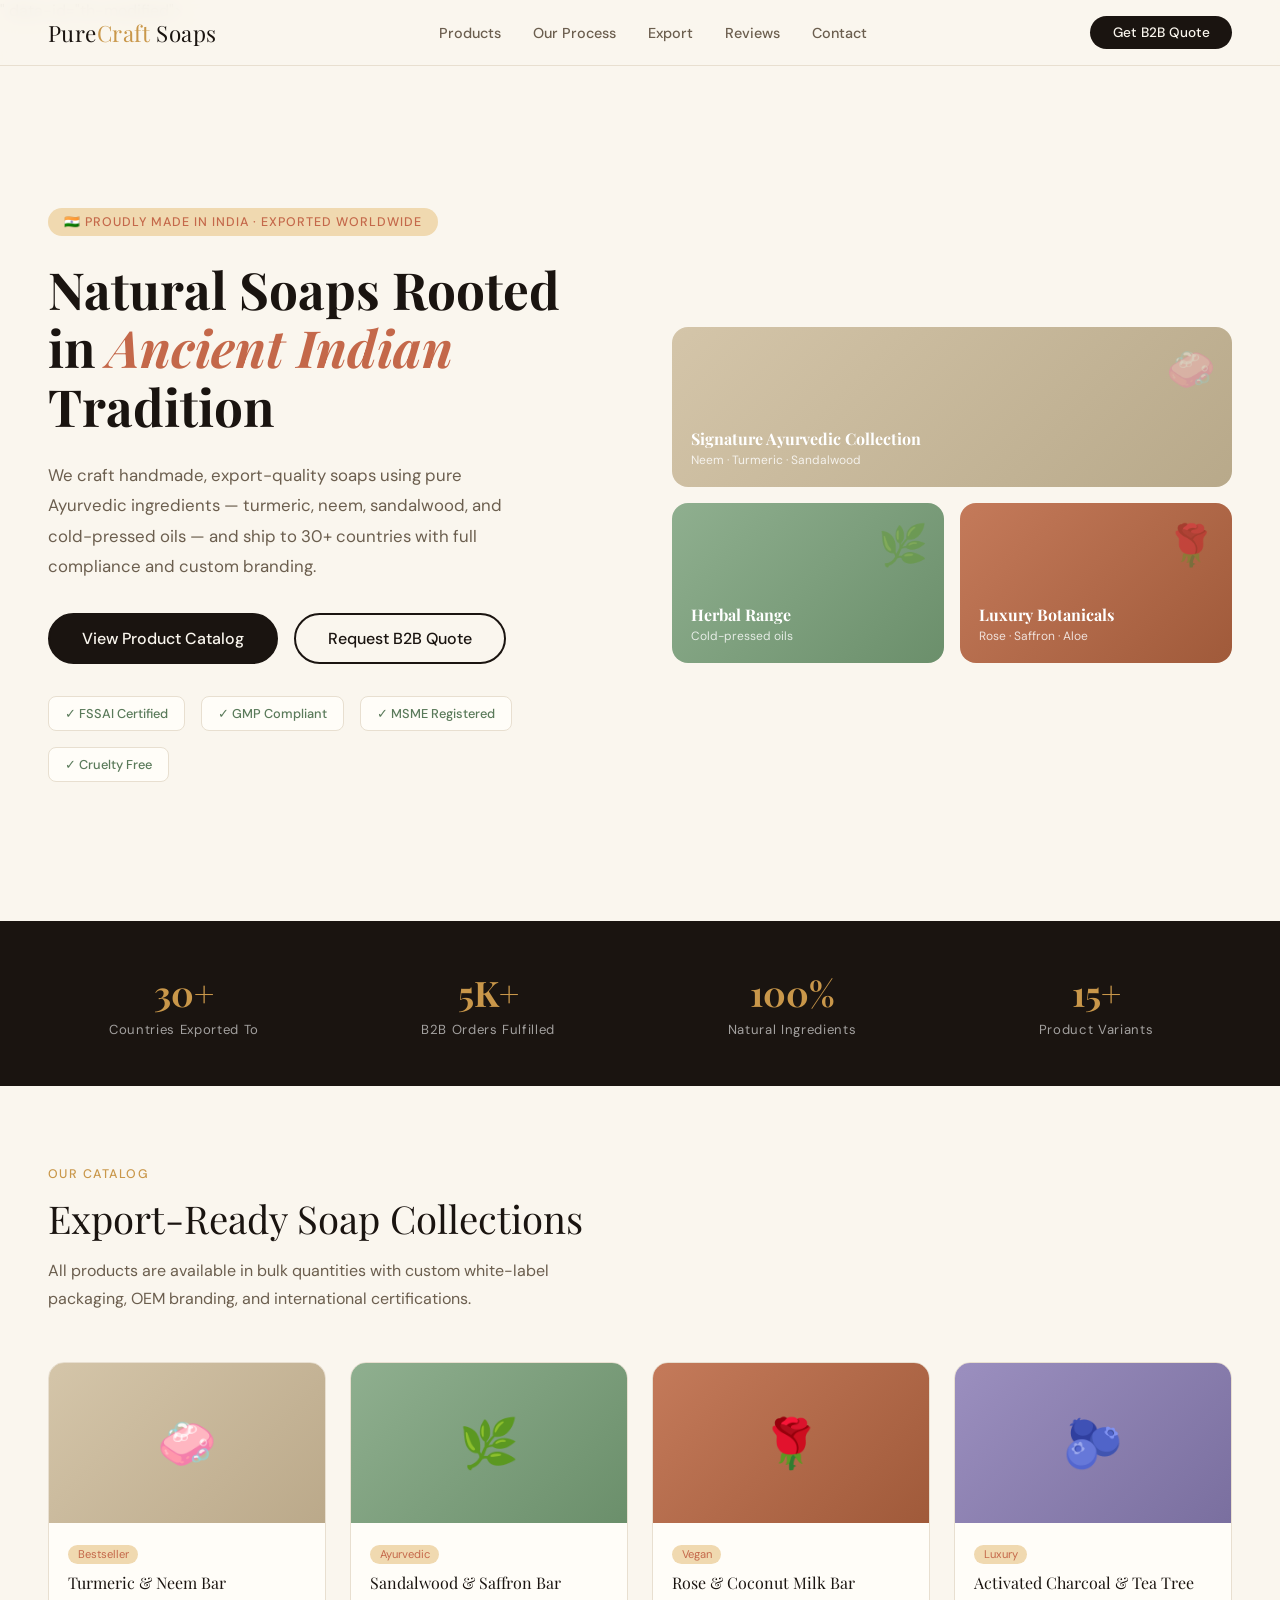
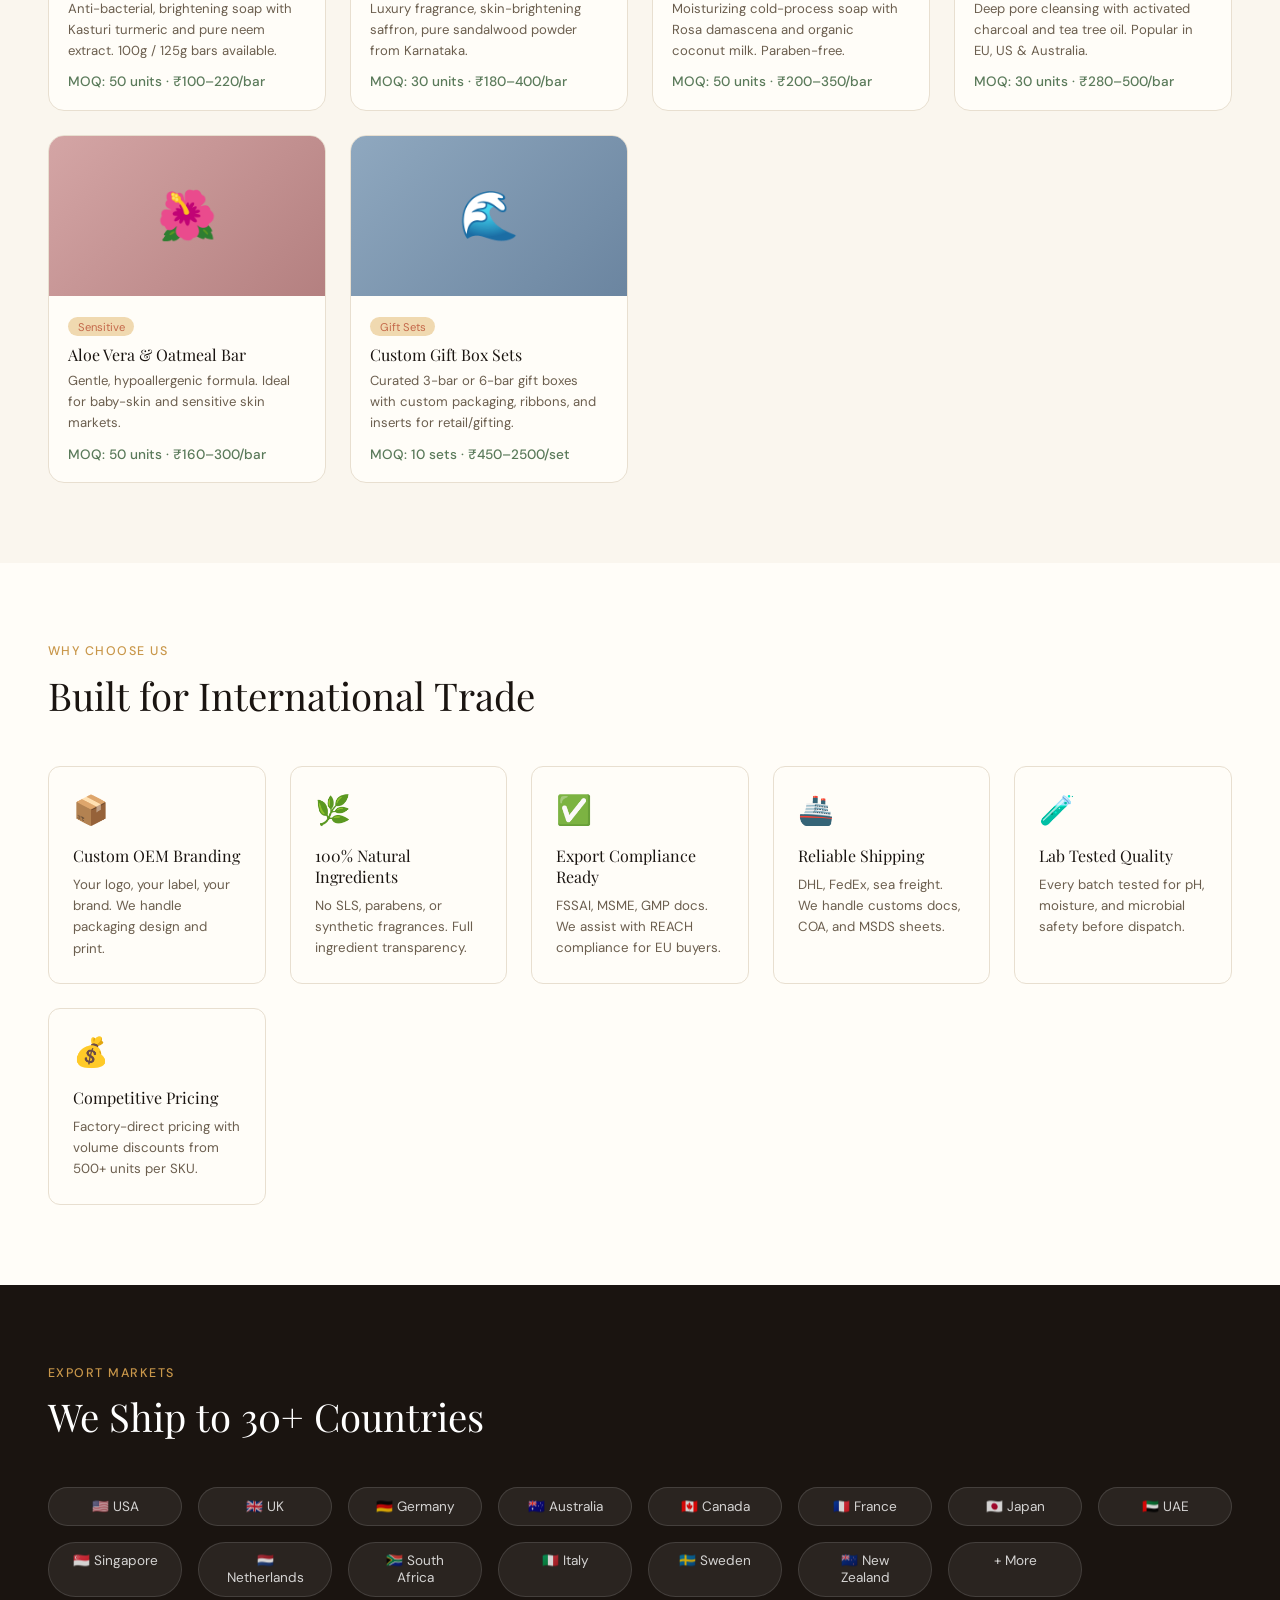
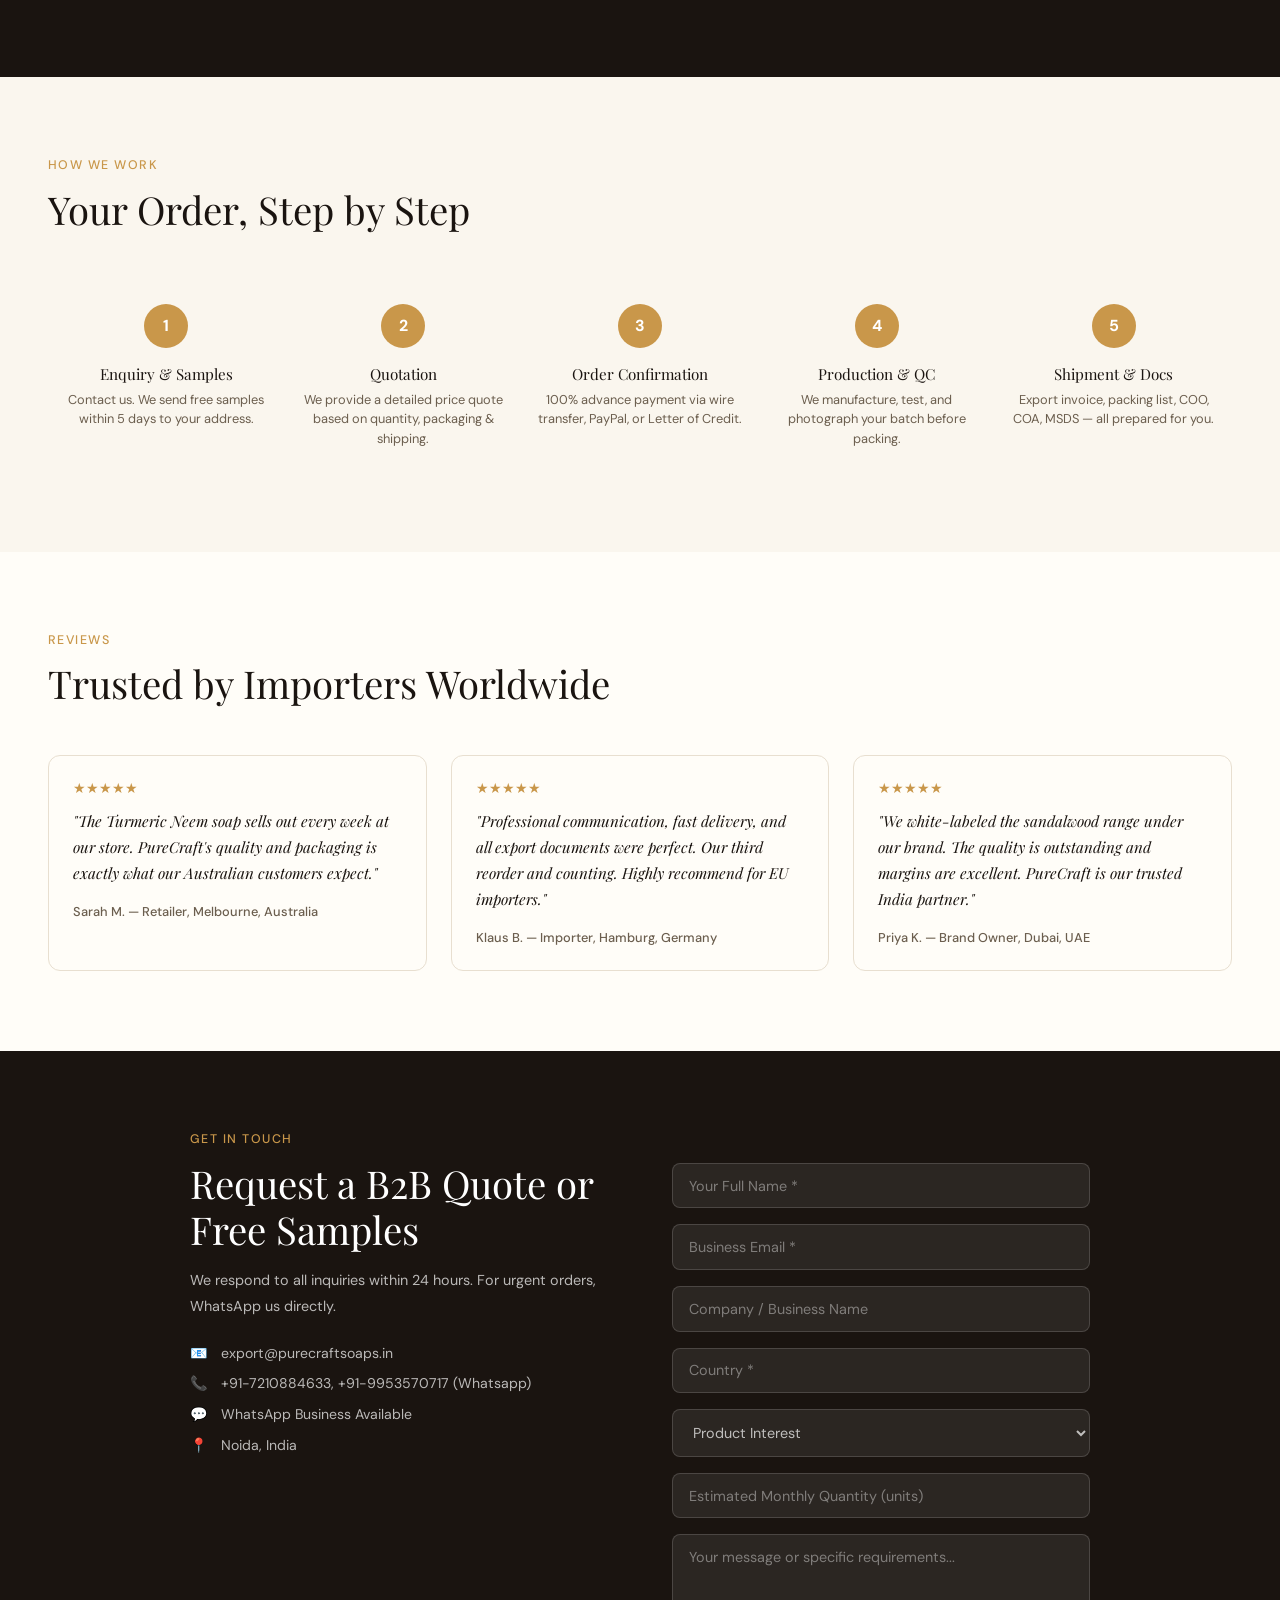
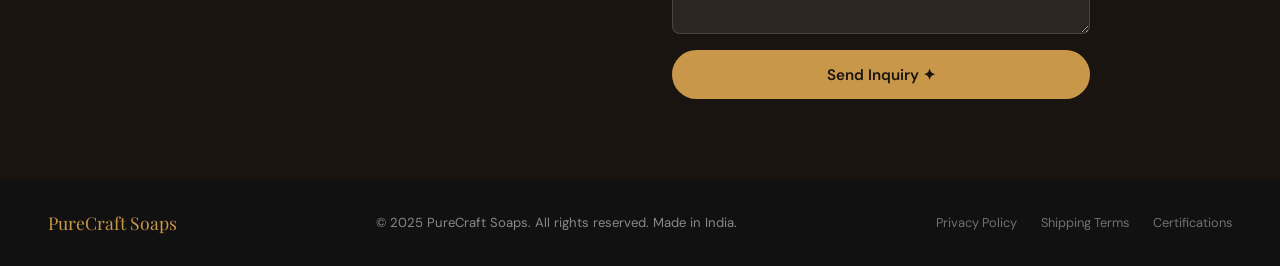
<file: index.html>
<!DOCTYPE html><html lang="en"><head>
<meta charset="UTF-8">
<meta name="viewport" content="width=device-width, initial-scale=1.0">
<title data-id="th-modified">PureCraft Soaps – Natural Indian Soaps, Exported Worldwide</title>
<link href="https://fonts.googleapis.com/css2?family=Playfair+Display:ital,wght@0,400;0,700;1,400&amp;family=DM+Sans:wght@300;400;500&amp;display=swap" rel="stylesheet">
<style>
  *{margin:0;padding:0;box-sizing:border-box}
  :root{
    --cream:#FAF6EE;--dark:#1A1410;--gold:#C9974A;--gold-light:#F0D9B0;
    --sage:#5A7A5A;--terracotta:#C4684A;--warm-white:#FFFDF8;
    --text-muted:#6B5E4E;--border:#E8DFD0
  }
  html{scroll-behavior:smooth}
  body{font-family:'DM Sans',sans-serif;background:var(--cream);color:var(--dark);overflow-x:hidden}

  /* NAV */
  nav{position:fixed;top:0;width:100%;z-index:100;padding:1rem 3rem;display:flex;justify-content:space-between;align-items:center;background:rgba(250,246,238,0.95);backdrop-filter:blur(8px);border-bottom:1px solid var(--border)}
  .nav-logo{font-family:'Playfair Display',serif;font-size:1.4rem;color:var(--dark);letter-spacing:0.02em}
  .nav-logo span{color:var(--gold)}
  .nav-links{display:flex;gap:2rem;list-style:none}
  .nav-links a{text-decoration:none;color:var(--text-muted);font-size:0.9rem;font-weight:500;transition:color 0.2s}
  .nav-links a:hover{color:var(--gold)}
  .nav-cta{background:var(--dark);color:var(--cream);padding:0.5rem 1.4rem;border-radius:30px;text-decoration:none;font-size:0.85rem;font-weight:500;transition:background 0.2s}
  .nav-cta:hover{background:var(--terracotta)}

  /* HERO */
  .hero{min-height:100vh;display:grid;grid-template-columns:1fr 1fr;align-items:center;padding:6rem 3rem 3rem;gap:4rem;background:var(--cream)}
  .hero-badge{display:inline-block;background:var(--gold-light);color:var(--terracotta);font-size:0.78rem;font-weight:500;padding:0.35rem 1rem;border-radius:20px;letter-spacing:0.08em;text-transform:uppercase;margin-bottom:1.5rem}
  .hero h1{font-family:'Playfair Display',serif;font-size:clamp(2.5rem,4vw,4rem);line-height:1.15;margin-bottom:1.5rem;color:var(--dark)}
  .hero h1 em{color:var(--terracotta);font-style:italic}
  .hero p{font-size:1.05rem;color:var(--text-muted);line-height:1.8;max-width:480px;margin-bottom:2rem}
  .hero-btns{display:flex;gap:1rem;flex-wrap:wrap}
  .btn-primary{background:var(--dark);color:var(--cream);padding:0.8rem 2rem;border-radius:30px;text-decoration:none;font-weight:500;transition:all 0.2s;border:2px solid var(--dark)}
  .btn-primary:hover{background:var(--terracotta);border-color:var(--terracotta)}
  .btn-outline{border:2px solid var(--dark);color:var(--dark);padding:0.8rem 2rem;border-radius:30px;text-decoration:none;font-weight:500;transition:all 0.2s}
  .btn-outline:hover{background:var(--dark);color:var(--cream)}
  .hero-visual{display:grid;grid-template-columns:1fr 1fr;gap:1rem;position:relative}
  .soap-card{border-radius:16px;overflow:hidden;display:flex;flex-direction:column;justify-content:flex-end;padding:1.2rem;min-height:160px;position:relative}
  .soap-card-1{background:linear-gradient(135deg,#D4C5A9,#B8A98A);grid-column:1/-1}
  .soap-card-2{background:linear-gradient(135deg,#8FAF8F,#6B8F6B)}
  .soap-card-3{background:linear-gradient(135deg,#C47A5A,#A05A3A)}
  .soap-card-label{font-family:'Playfair Display',serif;font-size:1rem;color:white;font-weight:700}
  .soap-card-sub{font-size:0.75rem;color:rgba(255,255,255,0.8);margin-top:0.2rem}
  .soap-icon{font-size:2.5rem;position:absolute;top:1rem;right:1rem;opacity:0.4}

  /* STATS */
  .stats{background:var(--dark);padding:3rem;display:grid;grid-template-columns:repeat(4,1fr);gap:2rem;text-align:center}
  .stat-num{font-family:'Playfair Display',serif;font-size:2.2rem;color:var(--gold);font-weight:700}
  .stat-label{font-size:0.82rem;color:rgba(255,255,255,0.6);margin-top:0.3rem;letter-spacing:0.05em}

  /* SECTION HEADER */
  .section{padding:5rem 3rem}
  .section-label{font-size:0.78rem;font-weight:500;color:var(--gold);letter-spacing:0.12em;text-transform:uppercase;margin-bottom:0.8rem}
  .section-title{font-family:'Playfair Display',serif;font-size:clamp(1.8rem,3vw,2.8rem);line-height:1.2;margin-bottom:1rem}
  .section-sub{color:var(--text-muted);max-width:520px;line-height:1.8}

  /* PRODUCTS */
  .products-grid{display:grid;grid-template-columns:repeat(auto-fit,minmax(220px,1fr));gap:1.5rem;margin-top:3rem}
  .product-card{background:var(--warm-white);border:1px solid var(--border);border-radius:16px;overflow:hidden;transition:transform 0.2s}
  .product-card:hover{transform:translateY(-4px)}
  .product-thumb{height:160px;display:flex;align-items:center;justify-content:center;font-size:3rem;position:relative}
  .product-thumb-1{background:linear-gradient(135deg,#D4C5A9,#BBA98A)}
  .product-thumb-2{background:linear-gradient(135deg,#8FAF8F,#6B8F6B)}
  .product-thumb-3{background:linear-gradient(135deg,#C47A5A,#A05A3A)}
  .product-thumb-4{background:linear-gradient(135deg,#9B8FBF,#7A6F9F)}
  .product-thumb-5{background:linear-gradient(135deg,#D4A5A5,#B48080)}
  .product-thumb-6{background:linear-gradient(135deg,#8FA8BF,#6B85A0)}
  .product-info{padding:1.2rem}
  .product-name{font-family:'Playfair Display',serif;font-size:1rem;margin-bottom:0.3rem}
  .product-desc{font-size:0.82rem;color:var(--text-muted);line-height:1.6;margin-bottom:0.8rem}
  .product-price{font-size:0.85rem;font-weight:500;color:var(--sage)}
  .product-badge{display:inline-block;font-size:0.7rem;background:var(--gold-light);color:var(--terracotta);padding:0.15rem 0.6rem;border-radius:10px;margin-bottom:0.5rem}

  /* WHY US */
  .why-grid{display:grid;grid-template-columns:repeat(auto-fit,minmax(200px,1fr));gap:1.5rem;margin-top:3rem}
  .why-card{background:var(--warm-white);border:1px solid var(--border);border-radius:12px;padding:1.5rem}
  .why-icon{font-size:1.8rem;margin-bottom:1rem}
  .why-title{font-family:'Playfair Display',serif;font-size:1rem;margin-bottom:0.5rem}
  .why-desc{font-size:0.83rem;color:var(--text-muted);line-height:1.6}

  /* COUNTRIES */
  .countries{background:var(--dark);padding:5rem 3rem;color:white}
  .countries-grid{display:grid;grid-template-columns:repeat(auto-fit,minmax(120px,1fr));gap:1rem;margin-top:3rem}
  .country-pill{background:rgba(255,255,255,0.07);border:1px solid rgba(255,255,255,0.12);border-radius:30px;padding:0.6rem 1.2rem;text-align:center;font-size:0.85rem;color:rgba(255,255,255,0.8)}
  .country-pill:hover{background:rgba(201,151,74,0.2);border-color:var(--gold);color:var(--gold)}

  /* PROCESS */
  .process-steps{display:grid;grid-template-columns:repeat(auto-fit,minmax(180px,1fr));gap:0;margin-top:3rem;position:relative}
  .process-step{text-align:center;padding:1.5rem 1rem;position:relative}
  .step-num{width:44px;height:44px;border-radius:50%;background:var(--gold);color:white;font-weight:700;font-size:1rem;display:flex;align-items:center;justify-content:center;margin:0 auto 1rem}
  .step-title{font-family:'Playfair Display',serif;font-size:0.95rem;margin-bottom:0.4rem}
  .step-desc{font-size:0.8rem;color:var(--text-muted);line-height:1.5}

  /* TESTIMONIALS */
  .testimonials-grid{display:grid;grid-template-columns:repeat(auto-fit,minmax(260px,1fr));gap:1.5rem;margin-top:3rem}
  .testimonial{background:var(--warm-white);border:1px solid var(--border);border-radius:12px;padding:1.5rem}
  .testimonial-text{font-family:'Playfair Display',serif;font-style:italic;font-size:0.95rem;line-height:1.7;color:var(--dark);margin-bottom:1rem}
  .testimonial-author{font-size:0.8rem;font-weight:500;color:var(--text-muted)}
  .stars{color:var(--gold);font-size:0.85rem;margin-bottom:0.8rem}

  /* CONTACT */
  .contact{background:var(--dark);color:white;padding:5rem 3rem}
  .contact-grid{display:grid;grid-template-columns:1fr 1fr;gap:4rem;align-items:start;max-width:900px;margin:0 auto}
  .contact-form{display:flex;flex-direction:column;gap:1rem;margin-top:2rem}
  .contact-form input,.contact-form select,.contact-form textarea{background:rgba(255,255,255,0.08);border:1px solid rgba(255,255,255,0.15);border-radius:8px;padding:0.8rem 1rem;color:white;font-family:inherit;font-size:0.9rem;outline:none;transition:border-color 0.2s}
  .contact-form input::placeholder,.contact-form textarea::placeholder{color:rgba(255,255,255,0.4)}
  .contact-form input:focus,.contact-form textarea:focus{border-color:var(--gold)}
  .contact-form select{color:rgba(255,255,255,0.7)}
  .contact-form select option{background:var(--dark)}
  .contact-form textarea{min-height:100px;resize:vertical}
  .contact-submit{background:var(--gold);color:var(--dark);border:none;padding:0.9rem 2rem;border-radius:30px;font-family:inherit;font-weight:600;font-size:0.95rem;cursor:pointer;transition:opacity 0.2s}
  .contact-submit:hover{opacity:0.85}
  .contact-info p{color:rgba(255,255,255,0.7);font-size:0.9rem;line-height:1.8;margin-bottom:1.5rem}
  .contact-detail{display:flex;align-items:center;gap:0.8rem;margin-bottom:0.8rem;color:rgba(255,255,255,0.7);font-size:0.88rem}
  .contact-detail strong{color:var(--gold)}

  /* FOOTER */
  footer{background:#111;color:rgba(255,255,255,0.5);padding:2rem 3rem;display:flex;justify-content:space-between;align-items:center;font-size:0.82rem;flex-wrap:wrap;gap:1rem}
  .footer-logo{font-family:'Playfair Display',serif;font-size:1.1rem;color:var(--gold)}
  .footer-links{display:flex;gap:1.5rem}
  .footer-links a{color:rgba(255,255,255,0.4);text-decoration:none;font-size:0.8rem}

  /* CERTIFICATIONS */
  .cert-row{display:flex;flex-wrap:wrap;gap:1rem;margin-top:2rem}
  .cert-badge{background:var(--warm-white);border:1px solid var(--border);border-radius:8px;padding:0.5rem 1rem;font-size:0.8rem;font-weight:500;color:var(--sage);display:flex;align-items:center;gap:0.4rem}

   @media(max-width:768px){
    nav{padding:1rem 1.5rem}
    .nav-links{display:none}
    .hero{grid-template-columns:1fr;padding:5rem 1.5rem 2rem}
    .stats{grid-template-columns:1fr 1fr;padding:2rem 1.5rem}
    .section{padding:3rem 1.5rem}
    .contact-grid{grid-template-columns:1fr}
    footer{flex-direction:column;text-align:center}
    .countries{padding:3rem 1.5rem}
    .contact{padding:3rem 1.5rem}
  }
  
</style>
<meta property="og:title" content="PureCraft Soaps – Natural Indian Soaps, Exported Worldwide" data-id="th-modified"><meta name="description" content="PureSoap_India_Export_Website" data-id="th-modified"><meta property="og:description" content="PureSoap_India_Export_Website" data-id="th-modified"><meta property="og:url" content="https://vivekrathore1.github.io/purecraftsoaps/">" data-id="th-modified"><meta property="og:type" content="website" data-id="th-modified"></head>
<body>

<nav>
  <div class="nav-logo">Pure<span>Craft</span> Soaps</div>
  <ul class="nav-links">
    <li><a href="#products">Products</a></li>
    <li><a href="#process">Our Process</a></li>
    <li><a href="#export">Export</a></li>
    <li><a href="#testimonials">Reviews</a></li>
    <li><a href="#contact">Contact</a></li>
  </ul>
  <a href="#contact" class="nav-cta">Get B2B Quote</a>
</nav>

<!-- HERO -->
<section class="hero">
  <div class="hero-content">
    <div class="hero-badge">🇮🇳 Proudly Made in India · Exported Worldwide</div>
    <h1 class="">Natural Soaps Rooted in <em>Ancient Indian</em> Tradition</h1>
    <p class="">We craft handmade, export-quality soaps using pure Ayurvedic ingredients — turmeric, neem, sandalwood, and cold-pressed oils — and ship to 30+ countries with full compliance and custom branding.</p>
    <div class="hero-btns">
      <a href="#products" class="btn-primary">View Product Catalog</a>
      <a href="#contact" class="btn-outline">Request B2B Quote</a>
    </div>
    <div class="cert-row">
      <div class="cert-badge">✓ FSSAI Certified</div>
      <div class="cert-badge">✓ GMP Compliant</div>
      <div class="cert-badge">✓ MSME Registered</div>
      <div class="cert-badge">✓ Cruelty Free</div>
    </div>
  </div>
  <div class="hero-visual">
    <div class="soap-card soap-card-1">
      <div class="soap-icon">🧼</div>
      <div class="soap-card-label">Signature Ayurvedic Collection</div>
      <div class="soap-card-sub">Neem · Turmeric · Sandalwood</div>
    </div>
    <div class="soap-card soap-card-2">
      <div class="soap-icon">🌿</div>
      <div class="soap-card-label">Herbal Range</div>
      <div class="soap-card-sub">Cold-pressed oils</div>
    </div>
    <div class="soap-card soap-card-3">
      <div class="soap-icon">🌹</div>
      <div class="soap-card-label">Luxury Botanicals</div>
      <div class="soap-card-sub">Rose · Saffron · Aloe</div>
    </div>
  </div>
</section>

<!-- STATS -->
<div class="stats">
  <div><div class="stat-num">30+</div><div class="stat-label">Countries Exported To</div></div>
  <div><div class="stat-num">5K+</div><div class="stat-label">B2B Orders Fulfilled</div></div>
  <div><div class="stat-num">100%</div><div class="stat-label">Natural Ingredients</div></div>
  <div><div class="stat-num">15+</div><div class="stat-label">Product Variants</div></div>
</div>

<!-- PRODUCTS -->
<section class="section" id="products">
  <div class="section-label">Our Catalog</div>
  <div class="section-title">Export-Ready Soap Collections</div>
  <div class="section-sub">All products are available in bulk quantities with custom white-label packaging, OEM branding, and international certifications.</div>
  <div class="products-grid">
    <div class="product-card">
      <div class="product-thumb product-thumb-1">🧼</div>
      <div class="product-info">
        <div class="product-badge">Bestseller</div>
        <div class="product-name">Turmeric &amp; Neem Bar</div>
        <div class="product-desc">Anti-bacterial, brightening soap with Kasturi turmeric and pure neem extract. 100g / 125g bars available.</div>
        <div class="product-price">MOQ: 50 units · ₹100–220/bar</div>
      </div>
    </div>
    <div class="product-card">
      <div class="product-thumb product-thumb-2">🌿</div>
      <div class="product-info">
        <div class="product-badge">Ayurvedic</div>
        <div class="product-name">Sandalwood &amp; Saffron Bar</div>
        <div class="product-desc">Luxury fragrance, skin-brightening saffron, pure sandalwood powder from Karnataka.</div>
        <div class="product-price">MOQ: 30 units · ₹180–400/bar</div>
      </div>
    </div>
    <div class="product-card">
      <div class="product-thumb product-thumb-3">🌹</div>
      <div class="product-info">
        <div class="product-badge">Vegan</div>
        <div class="product-name">Rose &amp; Coconut Milk Bar</div>
        <div class="product-desc">Moisturizing cold-process soap with Rosa damascena and organic coconut milk. Paraben-free.</div>
        <div class="product-price">MOQ: 50 units · ₹200–350/bar</div>
      </div>
    </div>
    <div class="product-card">
      <div class="product-thumb product-thumb-4">🫐</div>
      <div class="product-info">
        <div class="product-badge">Luxury</div>
        <div class="product-name">Activated Charcoal &amp; Tea Tree</div>
        <div class="product-desc">Deep pore cleansing with activated charcoal and tea tree oil. Popular in EU, US &amp; Australia.</div>
        <div class="product-price">MOQ: 30 units · ₹280–500/bar</div>
      </div>
    </div>
    <div class="product-card">
      <div class="product-thumb product-thumb-5">🌺</div>
      <div class="product-info">
        <div class="product-badge">Sensitive</div>
        <div class="product-name">Aloe Vera &amp; Oatmeal Bar</div>
        <div class="product-desc">Gentle, hypoallergenic formula. Ideal for baby-skin and sensitive skin markets.</div>
        <div class="product-price">MOQ: 50 units · ₹160–300/bar</div>
      </div>
    </div>
    <div class="product-card">
      <div class="product-thumb product-thumb-6">🌊</div>
      <div class="product-info">
        <div class="product-badge">Gift Sets</div>
        <div class="product-name">Custom Gift Box Sets</div>
        <div class="product-desc">Curated 3-bar or 6-bar gift boxes with custom packaging, ribbons, and inserts for retail/gifting.</div>
        <div class="product-price   ablefocused">MOQ: 10 sets · ₹450–2500/set</div>
      </div>
    </div>
  </div>
</section>

<!-- WHY US -->
<section class="section" style="background:var(--warm-white)">
  <div class="section-label">Why Choose Us</div>
  <div class="section-title">Built for International Trade</div>
  <div class="why-grid">
    <div class="why-card"><div class="why-icon">📦</div><div class="why-title">Custom OEM Branding</div><div class="why-desc">Your logo, your label, your brand. We handle packaging design and print.</div></div>
    <div class="why-card"><div class="why-icon">🌿</div><div class="why-title">100% Natural Ingredients</div><div class="why-desc">No SLS, parabens, or synthetic fragrances. Full ingredient transparency.</div></div>
    <div class="why-card"><div class="why-icon">✅</div><div class="why-title">Export Compliance Ready</div><div class="why-desc">FSSAI, MSME, GMP docs. We assist with REACH compliance for EU buyers.</div></div>
    <div class="why-card"><div class="why-icon">🚢</div><div class="why-title">Reliable Shipping</div><div class="why-desc">DHL, FedEx, sea freight. We handle customs docs, COA, and MSDS sheets.</div></div>
    <div class="why-card"><div class="why-icon">🧪</div><div class="why-title">Lab Tested Quality</div><div class="why-desc">Every batch tested for pH, moisture, and microbial safety before dispatch.</div></div>
    <div class="why-card"><div class="why-icon">💰</div><div class="why-title">Competitive Pricing</div><div class="why-desc">Factory-direct pricing with volume discounts from 500+ units per SKU.</div></div>
  </div>
</section>

<!-- COUNTRIES -->
<section class="countries" id="export">
  <div class="section-label" style="color:var(--gold)">Export Markets</div>
  <div class="section-title" style="color:white">We Ship to 30+ Countries</div>
  <div class="countries-grid">
    <div class="country-pill">🇺🇸 USA</div>
    <div class="country-pill">🇬🇧 UK</div>
    <div class="country-pill">🇩🇪 Germany</div>
    <div class="country-pill">🇦🇺 Australia</div>
    <div class="country-pill">🇨🇦 Canada</div>
    <div class="country-pill">🇫🇷 France</div>
    <div class="country-pill">🇯🇵 Japan</div>
    <div class="country-pill">🇦🇪 UAE</div>
    <div class="country-pill">🇸🇬 Singapore</div>
    <div class="country-pill">🇳🇱 Netherlands</div>
    <div class="country-pill">🇿🇦 South Africa</div>
    <div class="country-pill">🇮🇹 Italy</div>
    <div class="country-pill">🇸🇪 Sweden</div>
    <div class="country-pill">🇳🇿 New Zealand</div>
    <div class="country-pill">+ More</div>
  </div>
</section>

<!-- PROCESS -->
<section class="section" id="process">
  <div class="section-label">How We Work</div>
  <div class="section-title">Your Order, Step by Step</div>
  <div class="process-steps">
    <div class="process-step"><div class="step-num">1</div><div class="step-title">Enquiry &amp; Samples</div><div class="step-desc">Contact us. We send free samples within 5 days to your address.</div></div>
    <div class="process-step"><div class="step-num">2</div><div class="step-title">Quotation</div><div class="step-desc">We provide a detailed price quote based on quantity, packaging &amp; shipping.</div></div>
    <div class="process-step"><div class="step-num">3</div><div class="step-title">Order Confirmation</div><div class="step-desc   ablefocused">100% advance payment via wire transfer, PayPal, or Letter of Credit.</div></div>
    <div class="process-step"><div class="step-num">4</div><div class="step-title">Production &amp; QC</div><div class="step-desc">We manufacture, test, and photograph your batch before packing.</div></div>
    <div class="process-step"><div class="step-num">5</div><div class="step-title">Shipment &amp; Docs</div><div class="step-desc">Export invoice, packing list, COO, COA, MSDS — all prepared for you.</div></div>
  </div>
</section>

<!-- TESTIMONIALS -->
<section class="section" style="background:var(--warm-white)" id="testimonials">
  <div class="section-label">Reviews</div>
  <div class="section-title">Trusted by Importers Worldwide</div>
  <div class="testimonials-grid">
    <div class="testimonial">
      <div class="stars">★★★★★</div>
      <div class="testimonial-text">"The Turmeric Neem soap sells out every week at our store. PureCraft's quality and packaging is exactly what our Australian customers expect."</div>
      <div class="testimonial-author">Sarah M. — Retailer, Melbourne, Australia</div>
    </div>
    <div class="testimonial">
      <div class="stars">★★★★★</div>
      <div class="testimonial-text">"Professional communication, fast delivery, and all export documents were perfect. Our third reorder and counting. Highly recommend for EU importers."</div>
      <div class="testimonial-author">Klaus B. — Importer, Hamburg, Germany</div>
    </div>
    <div class="testimonial">
      <div class="stars">★★★★★</div>
      <div class="testimonial-text">"We white-labeled the sandalwood range under our brand. The quality is outstanding and margins are excellent. PureCraft is our trusted India partner."</div>
      <div class="testimonial-author">Priya K. — Brand Owner, Dubai, UAE</div>
    </div>
  </div>
</section>

<!-- CONTACT -->
<section class="contact" id="contact">
  <div class="contact-grid">
    <div>
      <div class="section-label" style="color:var(--gold)">Get In Touch</div>
      <div class="section-title" style="color:white;font-family:'Playfair Display',serif">Request a B2B Quote or Free Samples</div>
      <div class="contact-info">
        <p class="">We respond to all inquiries within 24 hours. For urgent orders, WhatsApp us directly.</p>
        <div class="contact-detail"><strong>📧</strong> export@purecraftsoaps.in</div>
        <div class="contact-detail"><strong>📞</strong> +91-7210884633, +91-9953570717 (Whatsapp)</div>
        <div class="contact-detail"><strong>💬</strong> WhatsApp Business Available</div>
        <div class="contact-detail"><strong>📍</strong>Noida, India</div>
      </div>
    </div>
    <div>
      <form class="contact-form" id="contactForm">
        <input type="text" name="name" placeholder="Your Full Name *" required>
        <input type="email" name="email" placeholder="Business Email *" required>
        <input type="text" name="company" placeholder="Company / Business Name">
        <input type="text" name="country" placeholder="Country *" required>
        <select name="product">
          <option value="" disabled="" selected="">Product Interest</option>
          <option>Turmeric &amp; Neem Bar</option>
          <option>Sandalwood &amp; Saffron Bar</option>
          <option>Rose &amp; Coconut Milk Bar</option>
          <option>Activated Charcoal Bar</option>
          <option>Custom / OEM Order</option>
          <option>Full Catalog</option>
        </select>
        <input type="number" name="quantity" placeholder="Estimated Monthly Quantity (units)">
        <textarea name="message" placeholder="Your message or specific requirements..."></textarea>
        <button type="submit" class="contact-submit" id="submitBtn">Send Inquiry ✦</button>
        <div id="successMsg" style="display:none;color:#5A7;font-size:0.85rem;text-align:center;padding:0.5rem;background:rgba(90,170,90,0.15);border-radius:8px;">✓ Inquiry sent! We'll respond within 24 hours.</div>
      </form>
    </div>
  </div>
</section>

<footer>
  <div class="footer-logo">PureCraft Soaps</div>
  <div>© 2025 PureCraft Soaps. All rights reserved. Made in India.</div>
  <div class="footer-links">
    <a href="#">Privacy Policy</a>
    <a href="#">Shipping Terms</a>
    <a href="#">Certifications</a>
  </div>
</footer>
<script>

document.getElementById("contactForm")
.addEventListener("submit", async function(e){

    e.preventDefault();

    const btn =
    document.getElementById("submitBtn");

    const successMsg =
    document.getElementById("successMsg");

    btn.disabled = true;
    btn.innerHTML = "Sending...";

    successMsg.style.display = "none";

    const formData = {

        name:
        document.querySelector('[name="name"]').value,

        email:
        document.querySelector('[name="email"]').value,

        company:
        document.querySelector('[name="company"]').value,

        country:
        document.querySelector('[name="country"]').value,

        product:
        document.querySelector('[name="product"]').value,

        quantity:
        document.querySelector('[name="quantity"]').value,

        message:
        document.querySelector('[name="message"]').value

    };

    try {

        const response = await fetch(
            "https://script.google.com/macros/s/AKfycbxVLDzzz8e1GrgRQm5pKfP_EphMejXDhbZMZz046Mq7gvkF5Rxea8RuwzXXXihKxDXv4A/exec",
            {
                method: "POST",
                headers: {
                    "Content-Type": "text/plain;charset=utf-8"
                },
                body: JSON.stringify(formData)
            }
        );

        const result = await response.text();

        console.log(result);

        successMsg.innerHTML =
        "✓ Inquiry sent successfully!";

        successMsg.style.display =
        "block";

        document
        .getElementById("contactForm")
        .reset();

        btn.innerHTML =
        "Inquiry Sent ✓";

    } catch(error) {

        console.error(error);

        btn.disabled = false;

        btn.innerHTML =
        "Send Inquiry ✦";

        alert(
          "Submission failed. Please try again."
        );
    }

});
</script>
<!--///<script src="script.js"></script>///-->


</body></html>
</file>
